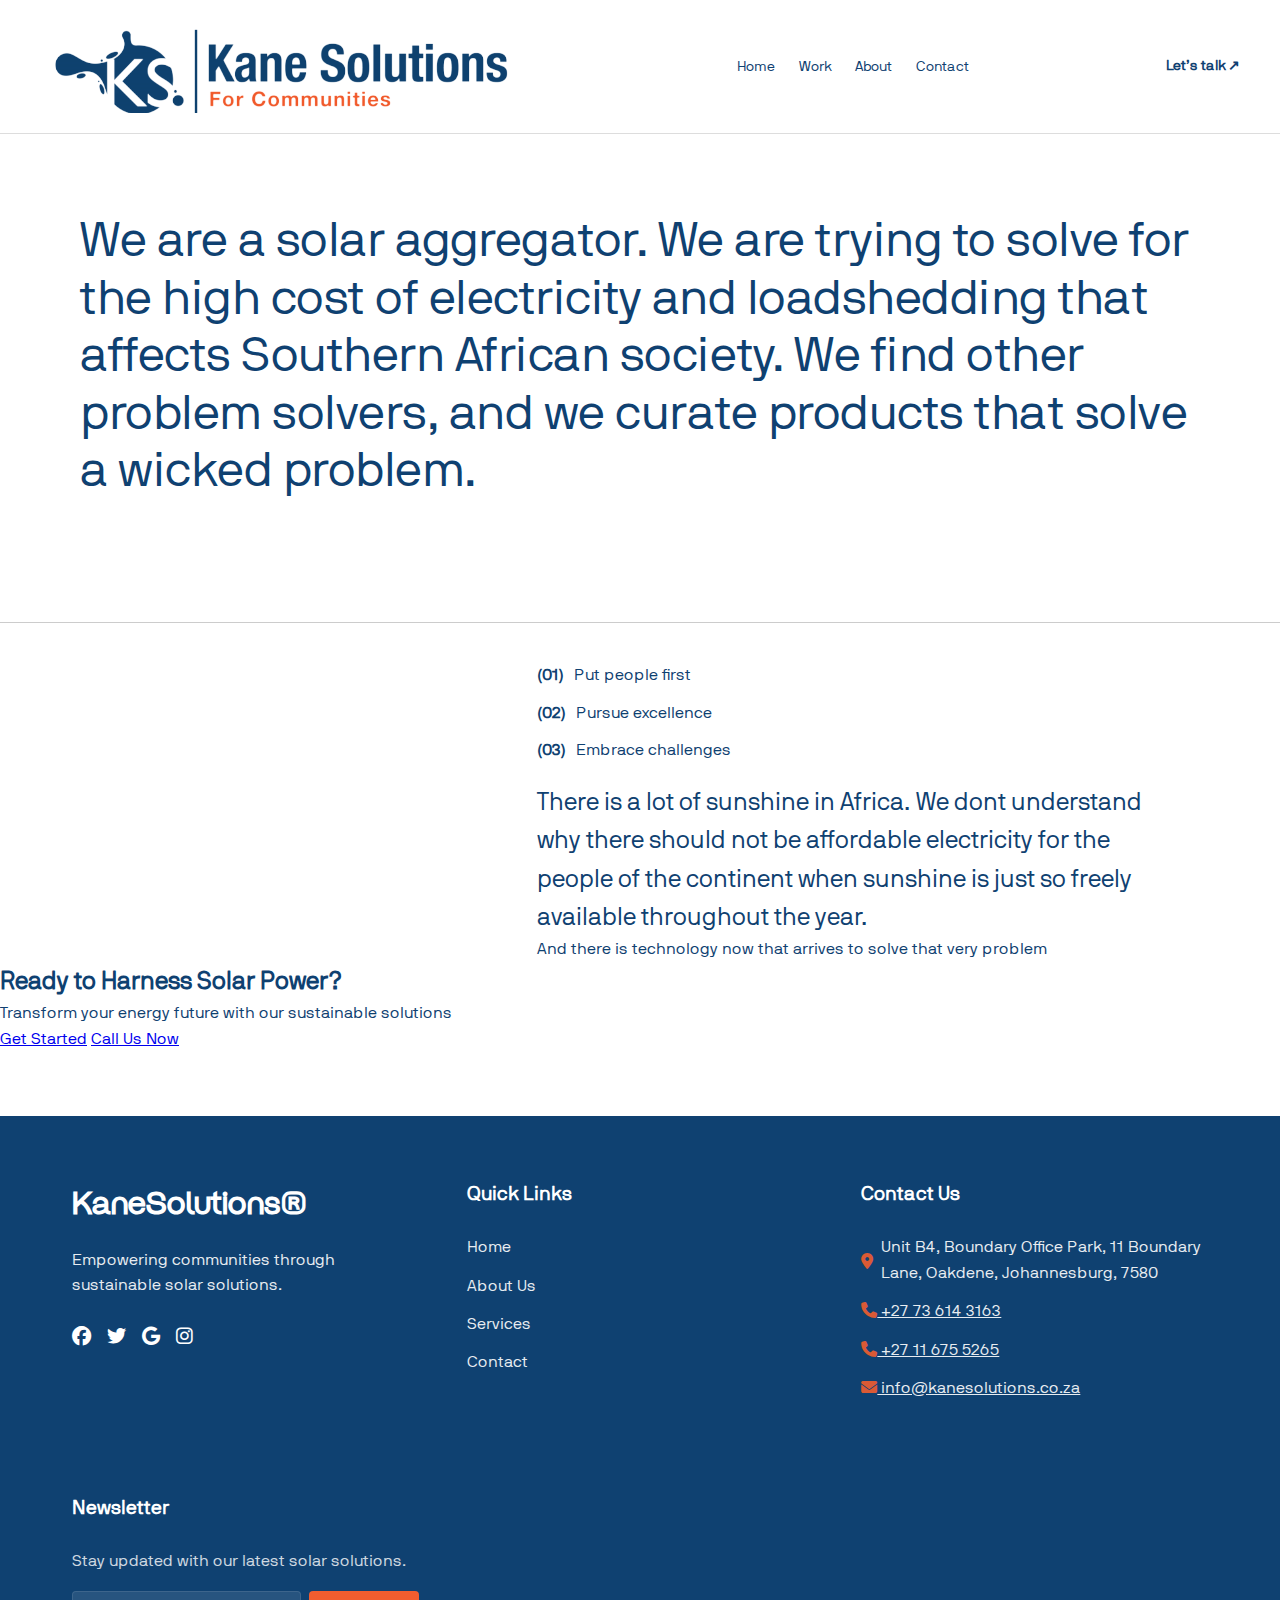
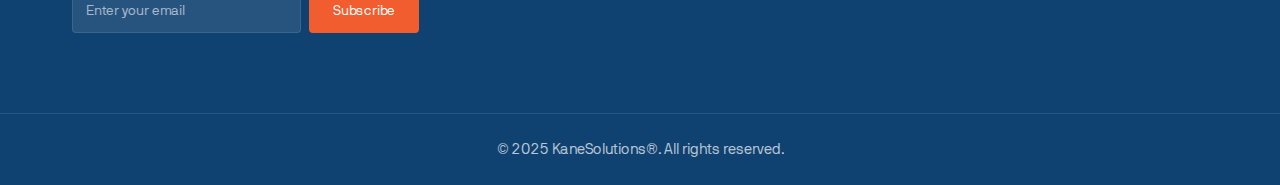
<file: about.html>
<!DOCTYPE html>
<html lang="en">
<head>
  <meta charset="UTF-8" />
  <meta name="viewport" content="width=device-width, initial-scale=1.0"/>
  <title>Rejouice Style Page</title>
  <link rel="stylesheet" href="style.css"/>
    <!-- Theme and FontAwesome -->
  <link rel="stylesheet" href="https://cdnjs.cloudflare.com/ajax/libs/font-awesome/6.5.0/css/all.min.css" />
</head>
<body>
  <header>
    
    <img src="logo-1-removebg-preview.png" alt="KaneSolutions Logo" class="logo-image">
    <nav>
      <a href="index.html">Home</a>
      <a href="work.html">Work</a>
      <a href="about.html">About</a>
      <a href="contact.html">Contact</a>
    </nav>
    <div class="cta">Let’s talk ↗</div>
  </header>

  <main>
    <section class="hero">
      <h1>
        We are a solar aggregator. We are trying to solve for the high cost of 
        electricity and loadshedding that affects Southern African society.
         We find other problem solvers, 
        and we curate products that solve a wicked problem.
      </h1>
    </section>

    <hr class="divider" />

    <section class="principles">
      <div class="left">
        <p class="section-title" style="color: #0f4171; margin-left: -400px;">We operate on<br/>simple principles</p>
      </div>
      <div class="right">
        <div class="principle-list">
          <p style="color: #0f4171;"><strong style="color: #0f4171;">(01)</strong> Put people first</p>
          <p style="color: #0f4171;"><strong style="color: #0f4171;">(02)</strong> Pursue excellence</p>
          <p style="color: #0f4171;"><strong style="color: #0f4171;">(03)</strong> Embrace challenges</p>
        </div>
        <p class="footer-text" style="color: #0f4171;">
          There is a lot of sunshine in Africa. We dont understand why there should not 
          be affordable electricity for the people of the continent when
           sunshine is just so freely available throughout the year.
        </p>
        <p>And there is technology now that arrives to solve that very problem</p>
      </div>
    </section>
  </main>

      <div class="cta-section">
            <div class="cta-content">
                <h2>Ready to Harness Solar Power?</h2>
                <p>Transform your energy future with our sustainable solutions</p>
                <div class="cta-buttons">
                    <a href="contact.html" class="cta-button primary">Get Started</a>
                    <a href="tel:+27 73 614 3163" class="cta-button secondary">Call Us Now</a>
                </div>
            </div>
        </div>
        <footer class="site-footer">
            <div class="footer-container">
                <div class="footer-section company-info">
                    <h3>KaneSolutions®</h3>
                    <p>Empowering communities through sustainable solar solutions.</p>
                    <div class="social-links">
                        <a href="https://www.facebook.com/ForOurCommunities/?_ga=2.205317072.1744652362.1749544928-93513310.1748967560"><i class="fab fa-facebook"></i></a>
                        <a href="https://twitter.com/kanesolutions?_ga=2.226331994.1744652362.1749544928-93513310.1748967560"><i class="fab fa-twitter"></i></a>
                        <a href="https://g.page/KSForCommunities?gm&_ga=2.226331994.1744652362.1749544928-93513310.1748967560"><i class="fab fa-google"></i></a>
                        <a href="https://www.instagram.com/for.communities/?hl=en&_ga=2.226331994.1744652362.1749544928-93513310.1748967560"><i class="fab fa-instagram"></i></a>
                    </div>
                </div>
                <div class="footer-section quick-links">
                    <h4>Quick Links</h4>
                    <ul>
                        <li><a href="index.html">Home</a></li>
                        <li><a href="about.html">About Us</a></li>
                        <li><a href="#">Services</a></li>
                        <li><a href="contact.html">Contact</a></li>
                    </ul>
                </div>
                <div class="footer-section contact-info">
                    <h4>Contact Us</h4>
                    <ul>
                        <li><i class="fas fa-map-marker-alt"></i> Unit B4, Boundary Office Park, 
                            11 Boundary Lane, Oakdene, 
                            Johannesburg, 7580</li>
                        <li>
                          <a href="tel:+27736143163">
                            <i class="fas fa-phone"></i> +27 73 614 3163
                          </a>
                        </li>
                        <li>
                          <a href="tel:+27116755265">
                            <i class="fas fa-phone"></i> +27 11 675 5265
                          </a>
                        </li>
                        <li>
                          <a href="mailto:info@kanesolutions.co.za">
                            <i class="fas fa-envelope"></i> info@kanesolutions.co.za
                          </a>
                        </li>
                    </ul>
                </div>
                <div class="footer-section newsletter">
                    <h4>Newsletter</h4>
                    <p>Stay updated with our latest solar solutions.</p>
                    <form class="newsletter-form">
                        <input type="email" placeholder="Enter your email">
                        <button type="submit">Subscribe</button>
                    </form>
                </div>
            </div>
            <div class="footer-bottom">
                <p>&copy; 2025 KaneSolutions®. All rights reserved.</p>
            </div>
        </footer>
    </div>

</body>
</html>
<style>
  * {
  margin: 0;
  padding: 0;
  box-sizing: border-box;
}

body {
  font-family: 'Helvetica Neue', sans-serif;
  background-color: #fff;
  color: #0f4171;
  line-height: 1.6;
}

header {
  display: flex;
  justify-content: space-between;
  align-items: center;
  padding: 20px 40px;
  border-bottom: 1px solid #ddd;
}

.logo {
  font-weight: bold;
  font-size: 16px;
  color: #0f4171;
}

nav a {
  margin: 0 10px;
  text-decoration: none;
  color: #0f4171;
  font-size: 14px;
  font-weight: 500;
}

.cta {
  font-size: 14px;
  font-weight: 600;
  color: #0f4171;
}

.hero {
  padding: 80px 40px 60px;
  max-width: 1200px;
  margin: 0 auto;
}

.hero h1 {
  font-size: 48px;
  font-weight: 400;
  letter-spacing: -0.5px;
  color: #0f4171;
}

.divider {
  border: none;
  height: 1px;
  background-color: #ccc;
  width: 100%;
  margin: 60px 0 40px;
}

.principles {
  display: flex;
  max-width: 1100px;
  margin: 0 auto;
  gap: 60px;
  padding: 0 40px;
  flex-wrap: wrap;
  color: #0f4171;
}

.left {
  flex: 1;
  min-width: 250px;
  color: #0f4171;
  padding-left: 40px; /* move left side text more to the left */
}

.section-title {
  font-size: 24px;
  font-weight: 500;
  margin-bottom: 20px;
}

.right {
  flex: 2;
  min-width: 300px;
  color: #0f4171;
}

.principle-list p {
  margin-bottom: 12px;
  font-weight: 500;
}

.principle-list strong {
  margin-right: 6px;
  font-weight: 700;
}

.footer-text {
  font-size: 24px;
  margin-top: 20px;
  line-height: 1.6;
}

</style>
</file>
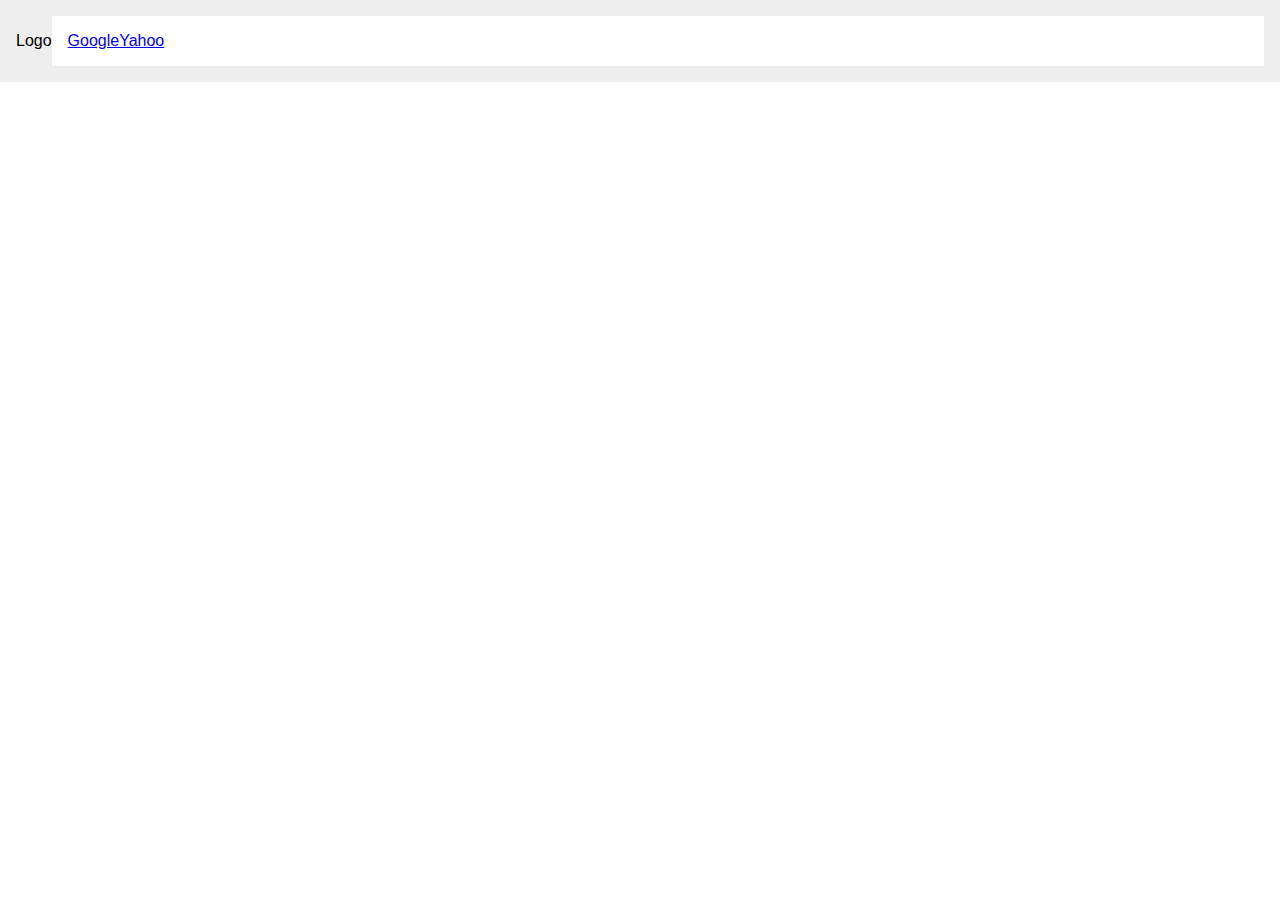
<file: test.html>
<!DOCTYPE html>
<html lang="en">
<head>
  <meta charset="UTF-8">
  <title>Test Hamburger Menu</title>
  <style>
    body { font-family: Arial; margin: 0; }

    .navbar {
      display: flex;
      justify-content: space-between;
      align-items: center;
      background-color: #eee;
      padding: 1rem;
    }

    .nav-center {
      display: none;
      flex-direction: column;
      position: absolute;
      top: 60px;
      left: 0;
      background: white;
      width: 100%;
      padding: 1rem;
    }

    .nav-center.active {
      display: flex;
    }

    .hamburger {
      background: none;
      border: none;
      display: flex;
      flex-direction: column;
      gap: 5px;
      cursor: pointer;
    }

    .hamburger span {
      display: block;
      width: 25px;
      height: 3px;
      background: black;
    }

    @media(min-width: 768px) {
      .nav-center {
        display: flex !important;
        position: static;
        flex-direction: row;
      }

      .hamburger {
        display: none;
      }
    }
  </style>
</head>
<body>

  <nav class="navbar">
    <div class="nav-left">Logo</div>
    <div class="nav-center" id="nav-center">
      <a href="https://www.google.com">Google</a>
      <a href="https://www.yahoo.com">Yahoo</a>
    </div>
    <button class="hamburger" id="hamburger">
      <span></span>
      <span></span>
      <span></span>
    </button>
  </nav>

  <script>
    document.addEventListener('DOMContentLoaded', () => {
      const hamburger = document.getElementById('hamburger');
      const nav = document.getElementById('nav-center');

      hamburger.addEventListener('click', () => {
        nav.classList.toggle('active');
      });

      document.querySelectorAll('.nav-center a').forEach(link => {
        link.addEventListener('click', () => {
          nav.classList.remove('active');
        });
      });
    });
  </script>

</body>
</html>
</file>
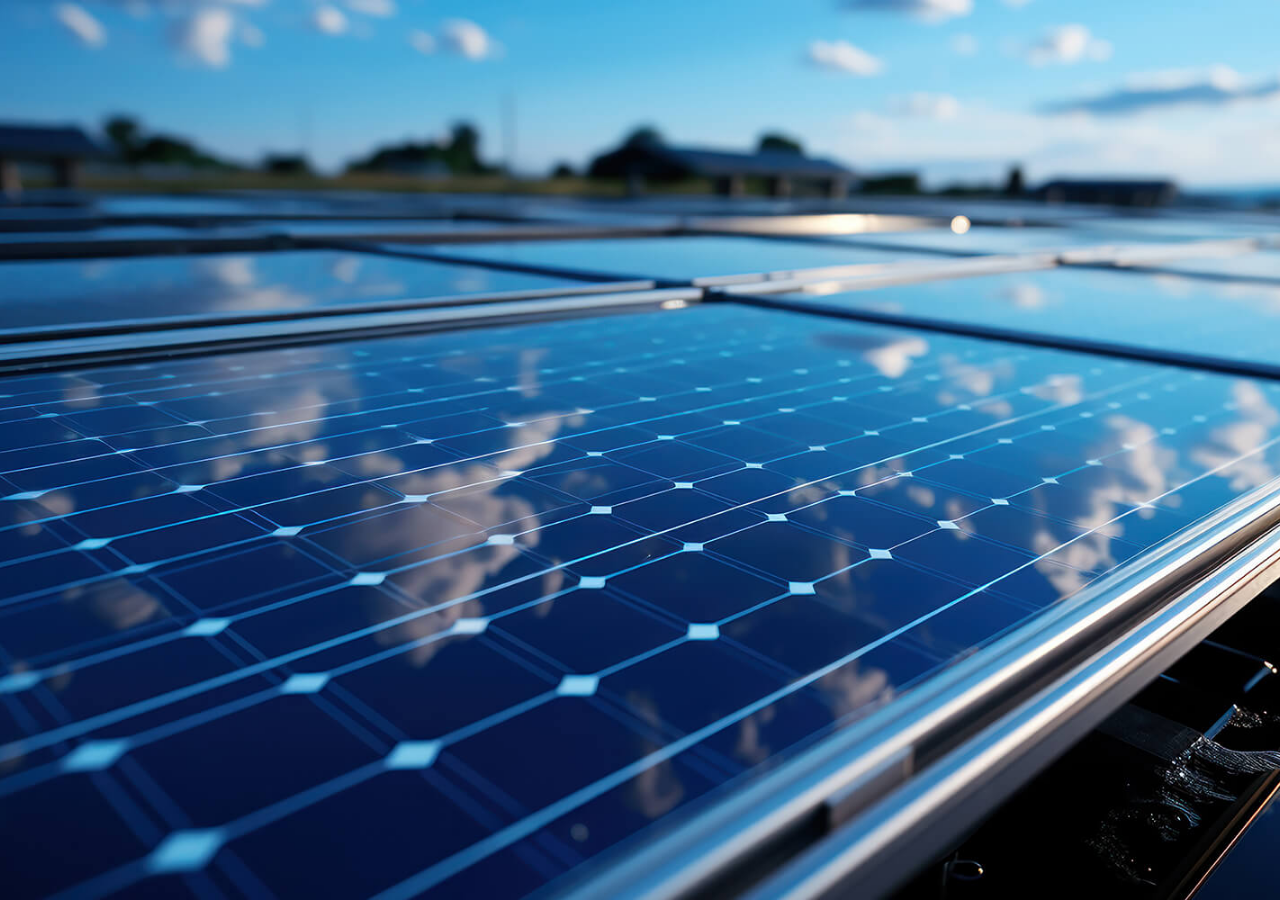
<file: video.html>
<!DOCTYPE html>
<html lang="en">
<head>
  <meta charset="UTF-8" />
  <meta name="viewport" content="width=device-width, initial-scale=1.0" />
  <title>Rejouice Hover Preview</title>
  <style>
    * {
      margin: 0;
      padding: 0;
      box-sizing: border-box;
    }

    html, body {
      height: 100%;
      width: 100%;
      font-family: 'Helvetica Neue', sans-serif;
      overflow: hidden;
    }

    .hero {
      position: relative;
      width: 100vw;
      height: 100vh;
      background: url('slide-01.jpg') center center / cover no-repeat;
      overflow: hidden;
      cursor: none;
    }

    #previewVideo {
      position: absolute;
      width: 200px;
      height: 120px;
      object-fit: cover;
      display: none;
      pointer-events: none;
      border: 2px solid white;
      border-radius: 6px;
      z-index: 10;
    }
  </style>
</head>
<body>
  <section class="hero" id="hero">
    <video id="previewVideo" muted preload="auto">
      <source src="backgroundvideo.mp4" type="video/mp4" />
      Your browser does not support the video tag.
    </video>
  </section>

  <script>
    const hero = document.getElementById('hero');
    const previewVideo = document.getElementById('previewVideo');

    previewVideo.addEventListener('loadedmetadata', () => {
      const duration = previewVideo.duration;

      hero.addEventListener('mousemove', (e) => {
        const rect = hero.getBoundingClientRect();
        const x = e.clientX - rect.left;
        const y = e.clientY - rect.top;
        const percent = x / rect.width;

        previewVideo.style.left = `${e.clientX + 15}px`;
        previewVideo.style.top = `${e.clientY - 60}px`;
        previewVideo.currentTime = percent * duration;
        previewVideo.style.display = 'block';
      });

      hero.addEventListener('mouseleave', () => {
        previewVideo.style.display = 'none';
      });
    });
  </script>
</body>
</html>
</file>
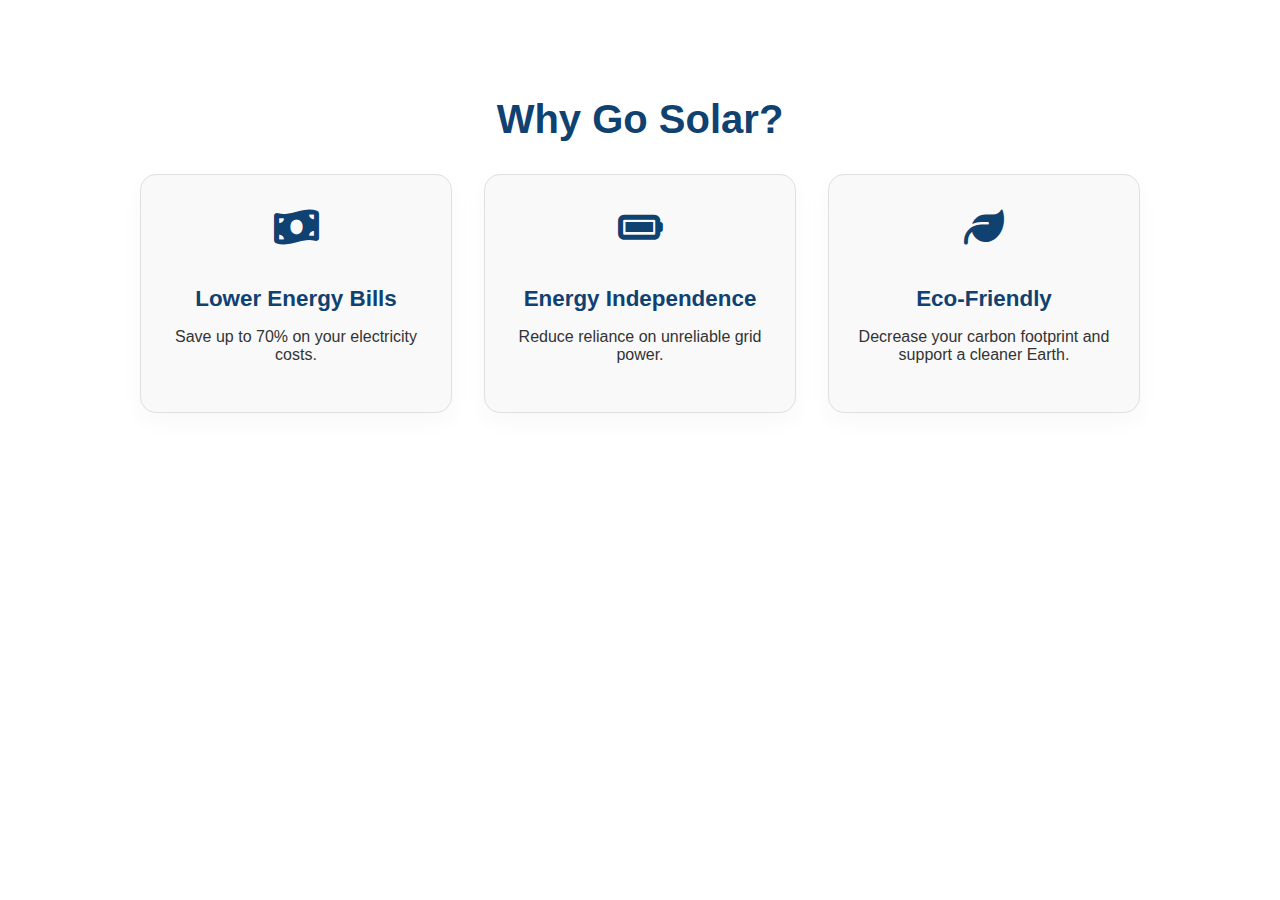
<file: why.html>
<!DOCTYPE html>
<html lang="en">
<head>
  <meta charset="UTF-8">
  <title>Why Go Solar</title>
  <link rel="stylesheet" href="https://cdnjs.cloudflare.com/ajax/libs/font-awesome/6.5.0/css/all.min.css">
  <style>
    body {
      font-family: Arial, sans-serif;
      margin: 0;
      padding: 0;
    }

    .why-solar {
      background: #ffffff;
      padding: 4rem 2rem;
      text-align: center;
    }

    .why-solar h2 {
      font-size: 2.5rem;
      margin-bottom: 2rem;
      color: #0f4171;
    }

    .reasons-grid {
      display: grid;
      grid-template-columns: repeat(auto-fit, minmax(250px, 1fr));
      gap: 2rem;
      max-width: 1000px;
      margin: 0 auto;
    }

    .reason-card {
      background-color: #f9f9f9;
      border: 1px solid #e0e0e0;
      border-radius: 16px;
      padding: 2rem 1.5rem;
      box-shadow: 0 10px 25px rgba(0, 0, 0, 0.03);
      transition: transform 0.3s ease, box-shadow 0.3s ease;
      cursor: pointer;
    }

    .reason-card:hover {
      transform: translateY(-8px);
      box-shadow: 0 16px 28px rgba(0, 0, 0, 0.08);
    }

    .reason-card i {
      font-size: 2.5rem;
      color: #0f4171;
      margin-bottom: 1rem;
    }

    .reason-card h3 {
      font-size: 1.4rem;
      margin-bottom: 0.5rem;
      color: #0f4171;
    }

    .reason-card p {
      font-size: 1rem;
      color: #333;
    }

    /* Modal Styles */
    .modal {
      display: none;
      position: fixed;
      z-index: 999;
      left: 0;
      top: 0;
      width: 100%;
      height: 100%;
      overflow: auto;
      background: rgba(0,0,0,0.6);
      backdrop-filter: blur(6px);
    }

    .modal-content {
      background-color: #fff;
      margin: 10% auto;
      padding: 2rem;
      border-radius: 12px;
      max-width: 500px;
      text-align: left;
      box-shadow: 0 20px 40px rgba(0,0,0,0.2);
      position: relative;
      z-index: 1000;
    }

    .modal-content h3 {
      color: #0f4171;
      font-size: 1.6rem;
      margin-bottom: 1rem;
    }

    .modal-content p {
      color: #333;
      font-size: 1rem;
    }

    .close {
      position: absolute;
      top: 15px;
      right: 20px;
      font-size: 1.5rem;
      cursor: pointer;
      color: #999;
    }

    .close:hover {
      color: #0f4171;
    }
  </style>
</head>
<body>

<section class="why-solar">
  <h2>Why Go Solar?</h2>
  <div class="reasons-grid">
    <div class="reason-card"
         data-title="Lower Energy Bills"
         data-description="Solar panels significantly reduce your electricity bills by generating free energy from the sun. Over time, this leads to substantial savings and protection from rising utility costs.">
      <i class="fas fa-money-bill-wave"></i>
      <h3>Lower Energy Bills</h3>
      <p>Save up to 70% on your electricity costs.</p>
    </div>
    <div class="reason-card"
         data-title="Energy Independence"
         data-description="With solar, you generate your own power, making you less dependent on load-shedding, power outages, or increasing electricity tariffs. It gives you control and peace of mind.">
      <i class="fas fa-battery-full"></i>
      <h3>Energy Independence</h3>
      <p>Reduce reliance on unreliable grid power.</p>
    </div>
    <div class="reason-card"
         data-title="Eco-Friendly"
         data-description="Solar energy is clean and renewable. By switching, you're helping reduce harmful greenhouse gas emissions and contributing to a more sustainable, healthier planet.">
      <i class="fas fa-leaf"></i>
      <h3>Eco-Friendly</h3>
      <p>Decrease your carbon footprint and support a cleaner Earth.</p>
    </div>
  </div>
</section>

<!-- Modal -->
<div id="modal" class="modal">
  <div class="modal-content">
    <span class="close">&times;</span>
    <h3 id="modal-title">Modal Title</h3>
    <p id="modal-description">Modal description goes here.</p>
  </div>
</div>

<script>
  const cards = document.querySelectorAll('.reason-card');
  const modal = document.getElementById('modal');
  const modalTitle = document.getElementById('modal-title');
  const modalDescription = document.getElementById('modal-description');
  const closeBtn = document.querySelector('.close');

  cards.forEach(card => {
    card.addEventListener('click', () => {
      const title = card.getAttribute('data-title');
      const description = card.getAttribute('data-description');

      modalTitle.textContent = title;
      modalDescription.textContent = description;

      modal.style.display = 'block';
    });
  });

  closeBtn.addEventListener('click', () => {
    modal.style.display = 'none';
  });

  window.addEventListener('click', (e) => {
    if (e.target === modal) {
      modal.style.display = 'none';
    }
  });
</script>

</body>
</html>
</file>
<file: style.css>
@font-face {
    font-family: nb;
    src: url(NBInternationalProBoo.ttf);
}
@font-face {
    font-family: joy;
    src: url(Rejouice-Headline.ttf);
}

*{
margin: 0;
padding: 0;
box-sizing: border-box;
font-family: nb;
}

html,body{
width: 100%;
height: 100%;
}

.page1{
    height: 100vh;
    width: 100%;
    position: relative;
}

.page1 video{
    width: 100%;
    height: 100%;
    object-fit: cover;
    position: absolute;
}

.page1-content{
    width: 100%;
    height: 100%;
    position: relative;
    z-index: 1;
    display: flex;
    align-items: center;
    flex-direction: column;
    justify-content: space-between;
    padding-top: 80px;
    color: #fff;
}

.page1-content nav{
    width: 100%;
    display: flex;
    align-items: center;
    justify-content: space-between;
    padding: 3vw ;
}

.page1-content nav h3{
    font-size: 1.4vw;
    font-family: nb;
    font-weight: 100;
}

.page1-content nav h4{
    font-size: 1.4vw;
    font-family: nb;
    font-weight: 100;
}

.page1-content h1{
    font-family: joy;
    font-size: 27vw;
    font-weight: 100;
    line-height: 27vw;
    cursor: context-menu;
   

}
.page1-content h1 span{
    font-family: joy;
    display: inline-block;
    
}

.cursor-wrapper {
    position: fixed;
    z-index: 2001;
    display: flex;
    align-items: center;
    gap: 12px;
    transform: translate(-50%, -50%);
    transition: all 0.3s ease;
    cursor: pointer;
    pointer-events: auto;
}

.cursor{
    width: 3.5vw;
    height: 3.5vw;
    border-radius: 50%;
    display: flex;
    align-items: center;
    justify-content: center;
    border: 2px solid #4a4a4a;
    transition: all 0.3s ease;
}

.cursor svg {
    width: 1.2vw;
    height: 1.2vw;
    color: #f15d2f;;
    transition: transform 0.3s ease;
}

.play-text {
    font-size: 1vw;
    white-space: nowrap;
    font-weight: 400;
    letter-spacing: 0.5px;
    color: #f15d2f;;
    transition: all 0.3s ease;
}

.cursor-wrapper:hover .cursor {
    transform: scale(1.1);
    border-color: #fff;
    background: rgba(255, 255, 255, 0.1);
}

.cursor-wrapper:hover svg,
.cursor-wrapper:hover .play-text {
    color: #fff;
    transform: scale(1.05);
}

/* -------------------------------------------------------------------------------------------- */

.page2{
    height: 100vh;
    width: 100%;
    
}
.elem-main{
    width: 100%;
    height: 100%;
    padding: 1vw;
}
.page2-nav{
    width: 96%;
    margin: auto;
    padding: 2vw 0;
    border-bottom: 1px solid #b8b6b6;
}

.page2-nav h2{
    color: #555454;
    font-weight: 500;
}

.nav2-part2{
    display: flex;
    align-items: center;
    justify-content: space-between;
}

.elem h1{
    color: #000;
    font-size: 4.2vw;
    font-weight: 500;
    margin: 1vw 2vw;
    line-height: 3.3vw;
    
}

/* ----------------------------------------------------------------------------------------------------- */

.page3{
    min-height: 100vh;
    width: 100%;
    position: relative;
    padding: 3vw;
}

.page3-top{
    text-align: center;
}
.page3-top h4{
    color: #000;
    margin-bottom: 2vw;
}
.page3-top h4 span{
    color: #fff;
    background-color: black;
    padding: 4px 8px;
    font-size: 1vw;
    border-radius: 10px;
    font-weight: 100;
}
.page3-top h2{
    font-size: 4.5vw;
    font-weight: 100;
    color: #000;
}

.page3-elements{
    margin-top: 8vw;
    width: 100%;
    height: 75vh;
    display: flex;
    align-items: center;
    justify-content: space-between;
}

.page3-elements .box{
    width: 32.5%;
    height: 100%;
    position: relative;
}

.page3-elements .box video{
    width: 100%;
    height: 100%;
    object-fit: cover;
    object-position: center;
    cursor: pointer;
}

.page3-elements .box img{
    width: 100%;
    height: 100%;
    object-fit: cover;
    object-position: center;
    position: absolute;
    transition: all linear .5s;
    cursor: pointer;
}

.page3-elements .box:hover img{
    opacity: 0;
}

/* --------------------------------------------------------------------------------------------------- */

.page4{
    height: 100vh;
    width: 100%;
    
}
.elem-main1{
    width: 100%;
    height: 100%;
    padding: 1vw;
}
.page4-nav{
    width: 96%;
    margin: auto;
    padding: 2vw 0;
    border-bottom: 1px solid #b8b6b6;
}

.page4-nav h2{
    color: #555454;
    font-weight: 500;
}

.nav4-part2{
    display: flex;
    align-items: center;
    justify-content: space-between;
}

.elem1 h1{
    color: #000;
    font-size: 4.2vw;
    font-weight: 500;
    margin: 1vw 2vw;
    line-height: 3.3vw;
    
}


/* ------------------------------------------------------------------------------------------------------------------------------- */

.loader{
    height: 100vh;
    width: 100%;
    background-color: black;
    z-index: 99999;
    display: flex;
    align-items: center;
    justify-content: center;
    gap: 1vw;
    position: fixed;
    top: 0;
    left: 0;
    transition: opacity 0.5s ease;
}

.loader h3{
    font-size: 2vw;
    font-weight: 600;
    color: #fff;
}

/* -------------------------------------------------------------------------------------------- */

.page5{
    min-height: 100vh;
    width: 100%;
    padding: 3vw;
    margin-bottom: 4rem;
    position: relative;
    background-color: #fff;
}

.page5 h1{
    font-family: joy;
    color: #000;
    font-size: 8vw;
    font-weight: 100;
    border-bottom: 1px solid #3b3a3a;
    margin-bottom: 3rem;
}

.swiper {
    width: 100%;
    height: 100%;
    margin-top: 5vw;
  }

  .swiper-slide {
    text-align: center;
    font-size: 18px;
    height: 300px;
    display: flex;
    justify-content: center;
    align-items: center;
    gap: 2vw;
  }

  .swiper-slide img {
    display: block;
    width: 300px;
    height: 300px;
    object-fit: cover;
  }

  .swiper {
    margin-left: auto;
    margin-right: auto;
  }

  .page6 {
    width: 100%;
    min-height: 100vh;
    position: relative;
    display: flex;
    flex-direction: column;
    justify-content: space-between;
    background-color: white;
    padding: 4rem 0 0 0;
}

.lower-heading{
    width: 100%;
    text-align: center;
    padding: 2rem;
}

.lower-heading p{
    font-size: 1.2vw;
    color: #0f4171;
    margin-bottom: 1rem;
}

.lower-heading h1{
    font-size: 4vw;
    font-weight: 100;
    color: #0f4171;
}

.site-footer {
    width: 100%;
    background-color: black;
    padding: 3rem 0;
    position: relative;
    z-index: 10;
    margin-top: auto;
}

.site-footer h1 {
    font-family: joy;
    font-size: 2.5rem;
    color: white;
    margin-bottom: 1rem;
}

.site-footer p {
    font-family: nb;
    font-size: 1rem;
    color: white;
    opacity: 0.8;
}

  footer h1{
    font-family: joy;
    font-weight: 100;
  }
  footer p{
    font-family: joy;
    font-weight: 100;
    font-size: 1vw;
  }

  .underlinewaladiv :hover{
    text-decoration: underline;
    cursor: pointer;
  }

  .navbar {
    position: fixed;
    top: 0;
    left: 0;
    right: 0;
    padding: 1.2rem 3rem;
    display: flex;
    justify-content: space-between;
    align-items: center;
    background: #fff;
    z-index: 1000;
    transition: all 0.3s ease;
    border-bottom: 1px solid rgba(15, 65, 113, 0.1);
    box-shadow: 0 2px 10px rgba(0, 0, 0, 0.1);
    width: 100%;
}

.nav-left {
    flex: 1;
}

.nav-left .logo-text {
    color: #0f4171;
    font-size: 1.4vw;
    font-weight: 500;
    transition: all 0.3s ease;
}
.nav-left .logo-image {
    height: 40px;
    width: auto;
    transition: transform 0.3s ease;
}

.nav-left .logo-image:hover {
    transform: scale(1.05);
}
.nav-center {
    flex: 2;
    display: flex;
    justify-content: center;
    gap: 2.5rem;
}

.nav-center a {
    color: #0f4171;
    text-decoration: none;
    font-size: 1rem;
    font-weight: 500;
    transition: all 0.3s ease;
    position: relative;
    opacity: 1;
}

.nav-center a::after {
    content: '';
    position: absolute;
    bottom: -4px;
    left: 0;
    width: 0;
    height: 2px;
    background: #0f4171;
    transition: width 0.3s ease;
}

.nav-center a:hover::after {
    width: 100%;
}

.nav-center a:hover {
    color: rgba(15, 65, 113, 0.7);
}

.nav-right {
    flex: 1;
    display: flex;
    justify-content: flex-end;
}

.hamburger {
    display: none;
    background: none;
    border: none;
    cursor: pointer;
    padding: 0.5rem;
    margin-left: 1rem;
}

.hamburger span {
    display: block;
    width: 24px;
    height: 2px;
    margin: 5px 0;
    background-color: #0f4171;
    transition: all 0.3s ease;
}

.lets-talk {
    background: none;
    border: 2px solid #0f4171;
    color: #0f4171;
    padding: 0.6rem 1.5rem;
    border-radius: 4px;
    font-size: 1rem;
    font-weight: 500;
    cursor: pointer;
    transition: all 0.3s ease;
}

.lets-talk:hover {
    background: #0f4171;
    color: #fff;
    transform: translateY(-2px);
    box-shadow: 0 4px 12px rgba(15, 65, 113, 0.2);
}

/* Add padding to main content to prevent navbar overlap */
.main {
    padding-top: 80px;
    min-height: 100vh;
    display: flex;
    flex-direction: column;
    background-color: white;
    position: relative;
    z-index: 1;
    margin-bottom: 0;
    width: 100%;
}



.hero {
      max-width: 1100px;
      margin: 0 auto 40px auto;
      font-size: 48px;
      line-height: 1.2;
      font-weight: 300;
    }

    .hero a {
      color: #fff;
      text-decoration: underline;
    }

    .divider {
      border-top: 1px solid #333;
      margin: 60px 0;
    }

    .info-container {
      display: flex;
      justify-content: space-between;
      gap: 40px;
      margin-top: 40px;
    }

    .left-box,
    .right-box {
      flex: 1;
    }

    .left-box {
      font-size: 18px;
      color: #ccc;
    }

    .right-box {
      font-size: 16px;
      line-height: 1.6;
      color: #ccc;
    }

    .right-box a {
      color: #fff;
      text-decoration: underline;
    }

    .showreel-text {
    position: absolute;
    top: 50%;
    left: 50%;
    transform: translate(-50%, -50%);
    color: white;
    font-size: 3vw;  /* Reduced from 5vw to 3vw */
    font-weight: 500;
    z-index: 2;
    text-transform: uppercase;
    letter-spacing: 2px;
    text-shadow: 2px 2px 4px rgba(0,0,0,0.3);
}

.video-modal {
    position: fixed;
    top: 0;
    left: 0;
    width: 100%;
    height: 100vh;
    background: rgba(0, 0, 0, 0.95);
    display: none;
    justify-content: center;
    align-items: center;
    z-index: 2000;
}

.video-modal.active {
    display: flex;
}

.modal-content {
    position: relative;
    width: 90%;
    max-width: 1200px;
    margin: auto;
    background: #000;
    border-radius: 8px;
    overflow: hidden;
    transform: translateY(-5vh); /* Adjust slightly up from center */
}

.video-modal.active .modal-content {
    transform: scale(1);
}

.modal-content video {
    width: 100%;
    height: auto;
    max-height: 80vh;
    display: block;
    border-radius: 4px;
    object-fit: contain;
}

.close-modal {
    position: absolute;
    top: 20px;
    right: 20px;
    background: rgba(255, 255, 255, 0.1);
    border: none;
    color: white;
    cursor: pointer;
    display: flex;
    align-items: center;
    gap: 8px;
    font-size: 16px;
    padding: 12px 16px;
    border-radius: 4px;
    transition: all 0.3s ease;
    z-index: 2001;
}

.close-modal svg {
    width: 20px;
    height: 20px;
    fill: currentColor;
}

.close-modal:hover {
    background: rgba(255, 255, 255, 0.2);
}

/* Make cursor pointer clickable */
.cursor-wrapper {
    cursor: pointer;
}


.highlights-grid {
  position: relative;
  height: 500px;
  overflow: hidden;
  background-color: #000;
}

.highlight-bg {
  background-image: url('image3.jpg');
  background-size: cover;
  background-position: center;
  height: 100%;
  width: 100%;
  position: absolute;
  z-index: 0;
}

.overlay-text {
  position: absolute;
  top: 20px;
  left: 20px;
  right: 20px;
  z-index: 2;
  display: flex;
  justify-content: space-between;
  color: #fff;
}

.overlay-text h2,
.overlay-text a {
  color: #fff;
}

.video-zone {
  position: absolute;
  width: 200px;
  height: 120px;
  overflow: hidden;
  border-radius: 10px;
  opacity: 0;
  transition: opacity 0.3s ease;
  z-index: 3;
  pointer-events: auto;
}

.video-zone video {
  width: 100%;
  height: 100%;
  object-fit: cover;
} 





.approach-section {
  padding: 60px 40px;
  max-width: 1200px;
  margin-left: 60px; /* more to the left */
  font-family: 'Inter', sans-serif;
  color: #0f4171;
}

.approach-section h2 {
  font-size: 44px;
  font-weight: 600;
  margin-bottom: 40px;
}

.approach-row {
  display: flex;
  border-top: 1px solid #ccc;
  padding: 40px 0;
  gap: 40px;
}

.approach-title {
  flex: 1.2;
  font-weight: 500;
  font-size: 26px;
  line-height: 1.6;
  color: #0f4171;
}

.approach-text {
  flex: 2.5;
  font-size: 26.5px;
  line-height: 1.8;
  color: #0f4171;
}

.info-container {
  padding: 6rem 2rem;
  display: flex;
  justify-content: center;
  align-items: center;
  background-color: #ffffff;
  min-height: 80vh;
}

.about-content {
  max-width: 800px;
  width: 100%;
  margin: 0 auto;
  text-align: center;
}

.about-title {
  color: #0f4171;
  font-size: 2.5rem;
  font-weight: 600;
  margin-bottom: 3rem;
  position: relative;
}

.about-title::after {
  content: '';
  position: absolute;
  bottom: -1rem;
  left: 50%;
  transform: translateX(-50%);
  width: 60px;
  height: 3px;
  background-color: #0f4171;
}

.about-text {
  display: flex;
  flex-direction: column;
  gap: 2rem;
}

.history-text,
.impact-text,
.mission-text {
  color: #0f4171;
  font-size: 1.6rem;
  line-height: 1.8;
  margin: 0;
  opacity: 0.9;
}

.learn-more-link {
  display: inline-flex;
  align-items: center;
  margin-top: 2rem;
  padding: 1rem 2rem;
  color: #0f4171;
  text-decoration: none;
  font-size: 1.4rem;
  font-weight: 500;
  border: 2px solid #0f4171;
  border-radius: 4px;
  transition: all 0.3s ease;
}

.learn-more-link:hover {
  background-color: #0f4171;
  color: white;
  transform: translateY(-2px);
  box-shadow: 0 4px 12px rgba(15, 65, 113, 0.1);
}

.arrow {
  margin-left: 0.8rem;
  transition: transform 0.3s ease;
}

.learn-more-link:hover .arrow {
  transform: translateX(5px);
}

.page5 .elfsight-app-c3706178-ffce-41c7-8f7f-39cec561c8ea {
    max-width: 1200px;
    margin: 0 auto;
    padding: 2rem 0;
}

.site-footer {
    background-color: #0f4171;
    color: #fff;
    padding: 4rem 0 0 0;
    width: 100%;
    position: relative;
    z-index: 2;
    margin-top: 4rem;
}

.footer-container {
    max-width: 1200px;
    margin: 0 auto;
    padding: 0 2rem;
    display: grid;
    grid-template-columns: repeat(auto-fit, minmax(250px, 1fr));
    gap: 3rem;
}

.footer-section {
    margin-bottom: 2rem;
}
.footer-section .footer-logo {
    height: 230px;
    width: auto;
    margin-bottom: 3rem;
    transition: transform 0.3s ease;
}

.footer-section .footer-logo:hover {
    transform: scale(1.05);
}

.company-info h3 {
    font-family: joy;
    font-size: 2rem;
    margin-bottom: 1rem;
}

.company-info p {
    margin-bottom: 1.5rem;
    line-height: 1.6;
    opacity: 0.9;
}

.social-links {
    display: flex;
    gap: 1rem;
}

.social-links a {
    color: #fff;
    font-size: 1.2rem;
    transition: color 0.3s ease;
}

.social-links a:hover {
    color: #f15d2f;
}

.quick-links h4, .contact-info h4, .newsletter h4 {
    font-size: 1.2rem;
    margin-bottom: 1.5rem;
    font-weight: 600;
}

.quick-links ul, .contact-info ul {
    list-style: none;
    padding: 0;
}

.quick-links li, .contact-info li {
    margin-bottom: 0.8rem;
}

.quick-links a {
    color: #fff;
    text-decoration: none;
    opacity: 0.9;
    transition: opacity 0.3s ease;
}

.quick-links a:hover {
    opacity: 1;
    color: #f15d2f;
}

.contact-info li {
    display: flex;
    align-items: center;
    gap: 0.5rem;
    opacity: 0.9;
}

.contact-info i {
    color: #f15d2f;
}

.newsletter-form {
    display: flex;
    gap: 0.5rem;
    margin-top: 1rem;
}

.newsletter-form input {
    flex: 1;
    padding: 0.8rem;
    border: 1px solid rgba(255, 255, 255, 0.1);
    background: rgba(255, 255, 255, 0.1);
    color: #fff;
    border-radius: 4px;
}

.newsletter-form input::placeholder {
    color: rgba(255, 255, 255, 0.6);
}

.newsletter-form button {
    padding: 0.8rem 1.5rem;
    background: #f15d2f;
    border: none;
    color: #fff;
    border-radius: 4px;
    cursor: pointer;
    transition: background-color 0.3s ease;
}

.newsletter-form button:hover {
    background: #d94d1f;
}

.footer-bottom {
    text-align: center;
    padding: 1.5rem 0;
    margin-top: 3rem;
    border-top: 1px solid rgba(255, 255, 255, 0.1);
}

.footer-bottom p {
    opacity: 0.7;
    font-size: 0.9rem;
}

@media (max-width: 768px) {
    .footer-container {
        grid-template-columns: 1fr;
        text-align: center;
    }

    .social-links {
        justify-content: center;
    }

    .newsletter-form {
        flex-direction: column;
    }

    .contact-info li {
        justify-content: center;
    }

    .hamburger {
        display: block !important;
        z-index: 1002;
    }

    .hamburger span {
        display: block;
        width: 25px;
        height: 3px;
        margin: 5px;
        background-color: #0f4171;
        transition: all 0.3s ease;
    }

    .nav-center {
        position: fixed;
        top: 0;
        right: -100%;
        height: 100vh;
        width: 280px;
        background: #fff;
        flex-direction: column;
        align-items: flex-start;
        padding-top: 80px;
        gap: 0;
        transition: all 0.3s ease;
        z-index: 1001;
        box-shadow: -5px 0 15px rgba(0, 0, 0, 0.1);
    }

    .nav-center.active {
        right: 0;
    }

    .nav-center a {
        color: #0f4171;
        text-decoration: none;
        font-size: 1.1rem;
        padding: 1rem 2rem;
        width: 100%;
        text-align: left;
        border-bottom: 1px solid rgba(15, 65, 113, 0.1);
        transition: all 0.3s ease;
    }

    .nav-center a:hover {
        background: rgba(15, 65, 113, 0.05);
        padding-left: 2.5rem;
    }

    .hamburger {
        display: block;
        position: fixed;
        top: 1rem;
        right: 1.5rem;
        z-index: 1002;
        background: none;
        border: none;
        cursor: pointer;
        padding: 0.5rem;
    }

    .hamburger span {
        display: block;
        width: 25px;
        height: 2px;
        margin: 6px 0;
        background-color: #0f4171;
        transition: all 0.3s ease;
    }

    .hamburger.active span:nth-child(1) {
        transform: translateY(8px) rotate(45deg);
    }

    .hamburger.active span:nth-child(2) {
        opacity: 0;
    }

    .hamburger.active span:nth-child(3) {
        transform: translateY(-8px) rotate(-45deg);
    }

    .nav-overlay {
        display: none;
        position: fixed;
        top: 0;
        left: 0;
        width: 100%;
        height: 100%;
        background: rgba(0, 0, 0, 0.5);
        z-index: 1000;
        opacity: 0;
        transition: opacity 0.3s ease;
    }

    .nav-overlay.active {
        display: block;
        opacity: 1;
    }

    .mobile-lets-talk {
        display: inline-block;
        margin: 1rem 2rem !important;
        color: #f15d2f !important;
        border: 2px solid #f15d2f !important;
        border-radius: 30px !important;
        padding: 0.8rem 1.5rem !important;
        text-align: center !important;
        width: calc(100% - 4rem) !important;
    }

    .mobile-lets-talk:hover {
        background: #f15d2f !important;
        color: white !important;
    }

    .nav-right {
        display: none;
    }

    .approach-section {
        padding: 2rem 1rem;
        margin-left: 0;
        width: 100%;
    }

    .approach-section h2 {
        font-size: 2rem;
        margin-bottom: 1.5rem;
    }

    .approach-row {
        flex-direction: column;
        gap: 1rem;
        padding: 1.5rem 0;
    }

    .approach-title {
        flex: none;
        font-size: 1.25rem;
        margin-bottom: 0.5rem;
    }

    .approach-text {
        flex: none;
        font-size: 1rem;
        line-height: 1.6;
    }
}

@media (max-width: 480px) {
    .approach-section {
        padding: 1.5rem 0.75rem;
    }

    .approach-section h2 {
        font-size: 1.75rem;
    }

    .approach-row {
        padding: 1rem 0;
    }
}

/* ...existing code... */

.page1-content h1,
.page1-content h3,
.page1-content h4,
.page1-content p {
    color: #fff;
}

.page2 h1,
.page2 h2,
.page2 p,
.page3 h2,
.page4 h1,
.page4 h2,
.page5 h1,
.page6 h1 {
    color: #0f4171;
}

.site-footer h1,
.site-footer p,
.site-footer a,
.quick-links a,
.contact-info li,
.footer-bottom p {
    color: #fff;
}
</file>
